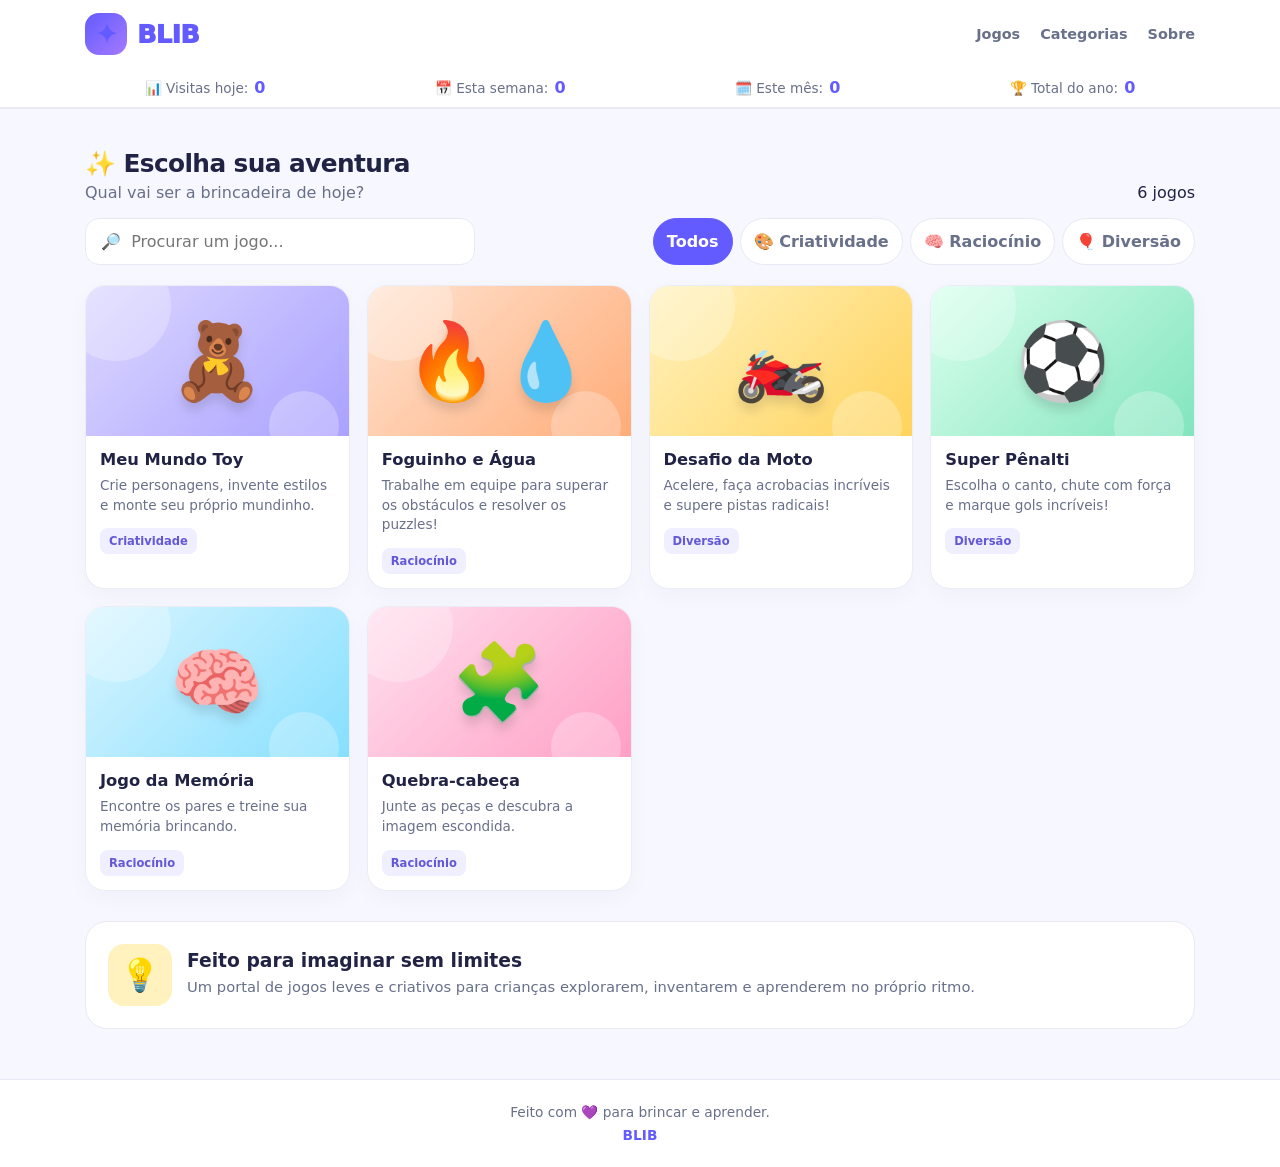
<file: index.html>
<!doctype html>
<html lang="pt-BR">
<head>
<meta charset="utf-8">
<meta name="viewport" content="width=device-width,initial-scale=1">
<meta name="theme-color" content="#635bff">
<meta name="description" content="Jogos criativos e educativos para crianças.">
<title>BLIB — Portal de Jogos</title>
<!-- Supabase CDN -->
<script src="./assets/js/vendor/supabase.min.js"></script><script src="./assets/js/blib-core.js"></script>
<style>
:root{--ink:#202344;--muted:#68708a;--purple:#635bff;--paper:#f7f7ff;--line:#e8e9f5}
*{box-sizing:border-box}body{margin:0;background:var(--paper);color:var(--ink);font-family:system-ui,-apple-system,"Segoe UI",sans-serif}a{color:inherit;text-decoration:none}button,input{font:inherit}
header{position:sticky;top:0;z-index:5;background:#ffffffed;border-bottom:1px solid var(--line);backdrop-filter:blur(10px)}nav{max-width:1150px;margin:auto;padding:13px 20px;display:flex;justify-content:space-between;align-items:center;gap:15px}.brand{font-size:1.35rem;font-weight:950;letter-spacing:-.7px;display:flex;align-items:center;gap:10px}.logo{background:linear-gradient(135deg,#635bff,#a47aff);color:white;border-radius:14px;width:42px;height:42px;display:grid;place-items:center;font-size:1.5rem}.brand span{color:var(--purple);font-size:1.6rem}.navlinks{display:flex;gap:20px;color:var(--muted);font-weight:700;font-size:.9rem}

/* Painel de Estatísticas / Visitas */
.stats-bar{background:white;border-bottom:1px solid var(--line);padding:10px 20px}.stats-container{max-width:1150px;margin:auto;display:flex;justify-content:space-around;align-items:center;flex-wrap:wrap;gap:10px;font-size:.85rem;color:var(--muted)}.stat-item{display:flex;align-items:center;gap:6px}.stat-number{font-weight:800;color:var(--purple);font-size:1rem}

main{max-width:1150px;margin:auto;padding:25px 20px 50px}.heading{display:flex;align-items:end;justify-content:space-between;gap:12px;margin:15px 0 16px}.heading h2{margin:0;font-size:1.55rem;letter-spacing:-.6px}.heading p{color:var(--muted);margin:5px 0 0}.toolbar{display:flex;justify-content:space-between;gap:12px;flex-wrap:wrap;margin-bottom:20px}.search{flex:1;min-width:220px;max-width:390px}.search input{width:100%;padding:13px 15px;border:1px solid var(--line);border-radius:14px;background:white;outline:none}.search input:focus{border-color:var(--purple);box-shadow:0 0 0 3px #635bff20}.filters{display:flex;gap:7px;flex-wrap:wrap}.filter{background:white;border:1px solid var(--line);border-radius:99px;padding:10px 13px;color:var(--muted);font-weight:800;cursor:pointer}.filter.active,.filter:hover{background:var(--purple);color:white;border-color:var(--purple)}
.games{display:grid;grid-template-columns:repeat(4,minmax(0,1fr));gap:17px}.card{display:block;border:1px solid #ececf7;background:white;border-radius:20px;overflow:hidden;box-shadow:0 7px 22px #292b5808;transition:transform .18s,box-shadow .18s;cursor:pointer}.card:hover{transform:translateY(-4px);box-shadow:0 12px 30px #292b5817}.card.disabled{cursor:default}.art{height:150px;display:grid;place-items:center;position:relative;overflow:hidden}.art:before,.art:after{content:"";position:absolute;border-radius:50%;background:#ffffff40}.art:before{width:110px;height:110px;left:-25px;top:-35px}.art:after{width:70px;height:70px;right:10px;bottom:-25px}.emoji{position:relative;z-index:1;font-size:4.7rem;filter:drop-shadow(0 8px 5px #2222);transition:transform .2s}.card:hover .emoji{transform:scale(1.08) rotate(-4deg)}.purple{background:linear-gradient(135deg,#dcd8ff,#aaa1ff)}.pink{background:linear-gradient(135deg,#ffe0ed,#ff9fc5)}.blue{background:linear-gradient(135deg,#d9f5ff,#86dfff)}.yellow{background:linear-gradient(135deg,#fff2bf,#ffd35c)}.green{background:linear-gradient(135deg,#d9ffed,#82e5bd)}.orange{background:linear-gradient(135deg,#ffe4d2,#ffac78)}.info{padding:14px}.info h3{margin:0 0 7px;font-size:1.02rem}.info p{margin:0;color:var(--muted);font-size:.85rem;line-height:1.45;min-height:38px}.bottom{display:flex;align-items:center;justify-content:space-between;gap:8px;margin-top:13px}.tag{font-size:.72rem;font-weight:850;color:#6258d8;background:#f0efff;padding:6px 9px;border-radius:8px}.badge-soon{font-size:.72rem;font-weight:800;color:#7b8298;background:#f0f1f7;padding:6px 9px;border-radius:8px}.card[hidden]{display:none}.empty{display:none;text-align:center;padding:35px;color:var(--muted)}
.note{margin-top:30px;padding:22px;border:1px solid var(--line);border-radius:22px;background:white;display:flex;align-items:center;gap:15px}.noteicon{font-size:2rem;background:#fff2bf;border-radius:16px;padding:12px}.note h3{margin:0 0 5px}.note p{margin:0;color:var(--muted);line-height:1.5;font-size:.92rem}footer{text-align:center;background:white;border-top:1px solid var(--line);padding:24px 16px;color:var(--muted);font-size:.86rem}footer strong{color:var(--purple)}.toast{position:fixed;bottom:20px;left:50%;transform:translate(-50%,15px);opacity:0;pointer-events:none;background:#242544;color:white;padding:13px 17px;border-radius:13px;z-index:9;transition:.2s}.toast.show{opacity:1;transform:translate(-50%,0)}
@media(max-width:850px){.games{grid-template-columns:repeat(3,minmax(0,1fr))}}@media(max-width:600px){nav{padding:11px 14px}.navlinks{gap:10px}.navlinks a:not(:last-child){display:none}main{padding:20px 13px 38px}.games{grid-template-columns:repeat(2,minmax(0,1fr));gap:11px}.art{height:125px}.emoji{font-size:3.8rem}.info{padding:11px}.heading h2{font-size:1.3rem}.note{align-items:flex-start;flex-wrap:wrap}.stats-container{justify-content:grid;grid-template-columns:1fr 1fr}}@media(prefers-reduced-motion:reduce){*{scroll-behavior:auto!important;transition:none!important}}
</style>
</head>
<body>
<header>
  <nav><a class="brand" href="#"><span class="logo">✦</span><span>BLIB</span></a><div class="navlinks"><a href="#jogos">Jogos</a><a href="#categorias">Categorias</a><a href="#sobre">Sobre</a></div></nav>
  <div class="stats-bar">
    <div class="stats-container">
      <div class="stat-item">📊 Visitas hoje: <span id="v-hoje" class="stat-number">...</span></div>
      <div class="stat-item">📅 Esta semana: <span id="v-semana" class="stat-number">...</span></div>
      <div class="stat-item">🗓️ Este mês: <span id="v-mes" class="stat-number">...</span></div>
      <div class="stat-item">🏆 Total do ano: <span id="v-ano" class="stat-number">...</span></div>
    </div>
  </div>
</header>
<main>
<section id="jogos"><div class="heading"><div><h2>✨ Escolha sua aventura</h2><p>Qual vai ser a brincadeira de hoje?</p></div><span id="count">6 jogos</span></div>
<div class="toolbar" id="categorias"><label class="search"><input id="search" type="search" placeholder="🔎  Procurar um jogo..." aria-label="Procurar um jogo"></label><div class="filters"><button class="filter active" data-filter="Todos">Todos</button><button class="filter" data-filter="Criatividade">🎨 Criatividade</button><button class="filter" data-filter="Raciocínio">🧠 Raciocínio</button><button class="filter" data-filter="Diversão">🎈 Diversão</button></div></div>
<div class="games" id="grid"></div><div class="empty" id="empty">🤔 Não encontramos jogos com esse nome. Tente outra busca!</div></section>
<section class="note" id="sobre"><div class="noteicon">💡</div><div><h3>Feito para imaginar sem limites</h3><p>Um portal de jogos leves e criativos para crianças explorarem, inventarem e aprenderem no próprio ritmo.</p></div></section>
</main>
<footer><div>Feito com 💜 para brincar e aprender.</div><div style="margin-top:7px"><strong>BLIB</strong></div></footer>
<div class="toast" id="toast" role="status" aria-live="polite"></div>
<script>
// Lista de jogos
const games=[
  {title:"Meu Mundo Toy",description:"Crie personagens, invente estilos e monte seu próprio mundinho.",category:"Criatividade",emoji:"🧸",art:"purple",url:"https://meu-mundo-toy.vercel.app/"},
  {title:"Foguinho e Água",description:"Trabalhe em equipe para superar os obstáculos e resolver os puzzles!",category:"Raciocínio",emoji:"🔥💧",art:"orange",url:"./games/foguinho-e-agua/"},
  {title:"Desafio da Moto",description:"Acelere, faça acrobacias incríveis e supere pistas radicais!",category:"Diversão",emoji:"🏍️",art:"yellow",url:"./games/moto/"},
  {title:"Super Pênalti",description:"Escolha o canto, chute com força e marque gols incríveis!",category:"Diversão",emoji:"⚽",art:"green",url:"./games/penalty/"},
  {title:"Jogo da Memória",description:"Encontre os pares e treine sua memória brincando.",category:"Raciocínio",emoji:"🧠",art:"blue",url:"./games/memoria/"},
  {title:"Quebra-cabeça",description:"Junte as peças e descubra a imagem escondida.",category:"Raciocínio",emoji:"🧩",art:"pink",url:"./games/quebra-cabeca/"}
];

const grid=document.querySelector("#grid"),search=document.querySelector("#search"),empty=document.querySelector("#empty"),count=document.querySelector("#count"),toast=document.querySelector("#toast");let filter="Todos",timer;
function esc(s){return String(s).replace(/[&<>"']/g,c=>({"&":"&amp;","<":"&lt;",">":"&gt;",'"':"&quot;","'":"&#39;"}[c]))}

function render(){
  const q=search.value.trim().toLocaleLowerCase("pt-BR");
  const list=games.filter(g=>(filter==="Todos"||g.category===filter)&&(g.title+" "+g.description+" "+g.category).toLocaleLowerCase("pt-BR").includes(q));
  
  grid.innerHTML=list.map(g=>{
    if(g.url){
      // adicionado para TODOS os jogos abrirem em nova guia
      return `<a class="card" href="${esc(g.url)}" aria-label="Jogar ${esc(g.title)}">
        <div class="art ${esc(g.art)}"><span class="emoji" aria-hidden="true">${esc(g.emoji)}</span></div>
        <div class="info">
          <h3>${esc(g.title)}</h3>
          <p>${esc(g.description)}</p>
          <div class="bottom"><span class="tag">${esc(g.category)}</span></div>
        </div>
      </a>`;
    }else{
      return `<div class="card disabled" data-soon="${esc(g.title)}" role="button" tabindex="0" aria-label="${esc(g.title)} em breve">
        <div class="art ${esc(g.art)}"><span class="emoji" aria-hidden="true">${esc(g.emoji)}</span></div>
        <div class="info">
          <h3>${esc(g.title)}</h3>
          <p>${esc(g.description)}</p>
          <div class="bottom"><span class="tag">${esc(g.category)}</span><span class="badge-soon">Em breve</span></div>
        </div>
      </div>`;
    }
  }).join("");
  
  count.textContent=`${list.length} ${list.length===1?"jogo":"jogos"}`;
  empty.style.display=list.length?"none":"block";
  grid.style.display=list.length?"grid":"none";
  
  grid.querySelectorAll("[data-soon]").forEach(b=>b.addEventListener("click",()=>notify(`${b.dataset.soon}: estamos preparando essa brincadeira!`)));
}
function notify(s){toast.textContent=s;toast.classList.add("show");clearTimeout(timer);timer=setTimeout(()=>toast.classList.remove("show"),2500)}
document.querySelectorAll(".filter").forEach(b=>b.addEventListener("click",()=>{filter=b.dataset.filter;document.querySelectorAll(".filter").forEach(x=>x.classList.toggle("active",x===b));render()}));search.addEventListener("input",render);render();

// --- INTEGRACÃO COM SUPABASE PARA CONTADOR DE VISITAS ---
const SUPABASE_URL = "https://lvfhxcmnqylioalsluvy.supabase.co";
const SUPABASE_KEY = "sb_publishable_gZ4FF1BgIlhIzK1b4y91bQ_YPw9WfXN";
const _supabase = BLIB.sb || supabase.createClient(SUPABASE_URL, SUPABASE_KEY);

async function registrarECarregarVisitas() {
  try {
    // 1. Registrar a visita atual
    const hoje=new Date().toISOString().slice(0,10);if(localStorage.getItem('blib_visita_dia')!==hoje){await _supabase.from('blib_visitas').insert([{}]);localStorage.setItem('blib_visita_dia',hoje)}

    // 2. Calcular datas limites
    const agora = new Date();
    
    // Hoje
    const inicioHoje = new Date(agora.getFullYear(), agora.getMonth(), agora.getDate()).toISOString();
    
    // Esta semana (segunda-feira)
    const diaSemana = agora.getDay() || 7; // Trata Domingo como 7
    const inicioSemana = new Date(agora.getFullYear(), agora.getMonth(), agora.getDate() - diaSemana + 1).toISOString();
    
    // Este mês
    const inicioMes = new Date(agora.getFullYear(), agora.getMonth(), 1).toISOString();
    
    // Este ano
    const inicioAno = new Date(agora.getFullYear(), 0, 1).toISOString();

    // 3. Consultar contagens no Supabase
    const [resHoje, resSemana, resMes, resAno] = await Promise.all([
      _supabase.from('blib_visitas').select('*', { count: 'exact', head: true }).gte('criado_em', inicioHoje),
      _supabase.from('blib_visitas').select('*', { count: 'exact', head: true }).gte('criado_em', inicioSemana),
      _supabase.from('blib_visitas').select('*', { count: 'exact', head: true }).gte('criado_em', inicioMes),
      _supabase.from('blib_visitas').select('*', { count: 'exact', head: true }).gte('criado_em', inicioAno)
    ]);

    // 4. Exibir os resultados na tela
    document.getElementById('v-hoje').textContent = resHoje.count || 0;
    document.getElementById('v-semana').textContent = resSemana.count || 0;
    document.getElementById('v-mes').textContent = resMes.count || 0;
    document.getElementById('v-ano').textContent = resAno.count || 0;

  } catch (err) {
    console.error("Erro ao carregar visitas:", err);
  }
}

registrarECarregarVisitas();
</script>
</body>
</html>
</file>
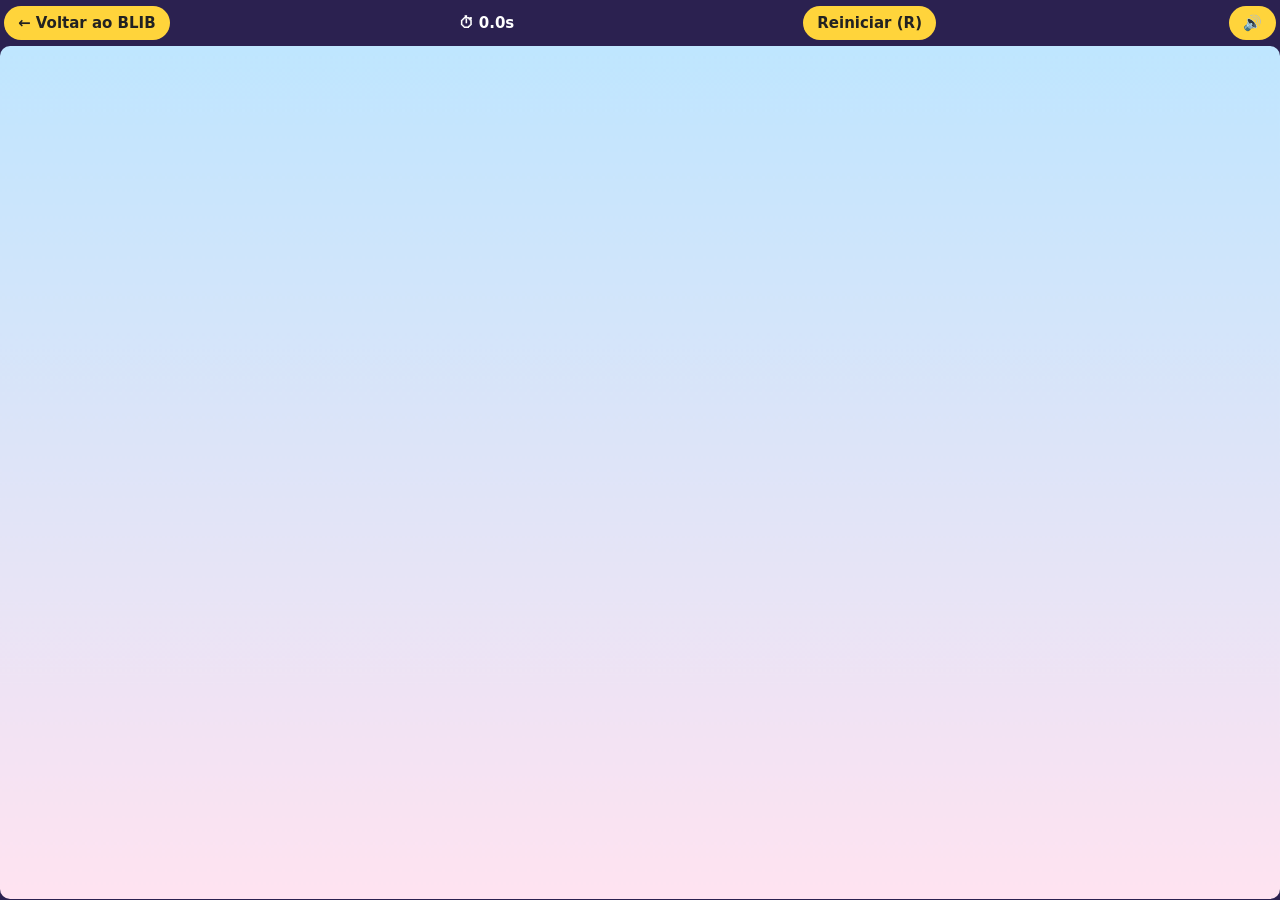
<file: games/foguinho-e-agua/index.html>
<!DOCTYPE html><html lang="pt-BR"><head><meta charset="utf-8"><meta name="viewport" content="width=device-width,initial-scale=1"><title>Foguinho e Água - BLIB</title>
<link rel="stylesheet" href="../../assets/css/blib.css">
<style>:root{--ratio:1.5;--bg:#2b2150;--box:#3b2e6e}</style></head><body>
<div id="w"><div id="bar"><a class="b" href="../../index.html">← Voltar ao BLIB</a><span id="tm">⏱ 0.0s</span><button class="b" id="rs">Reiniciar (R)</button></div><canvas id="c" width="960" height="640"></canvas></div>
<script src="../../assets/js/vendor/supabase.min.js"></script><script src="../../assets/js/blib-core.js"></script><script src="game.js"></script>
</body></html>
</file>
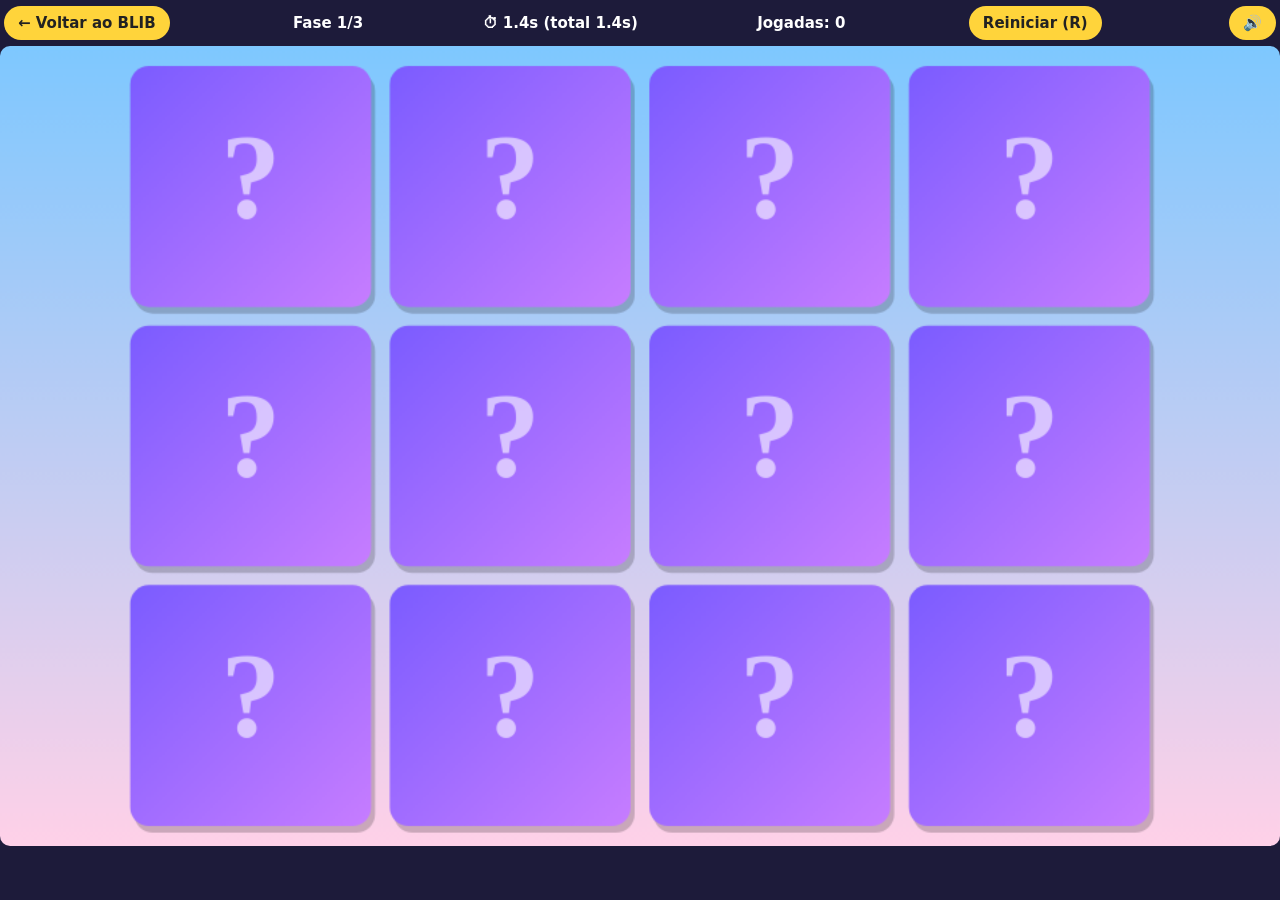
<file: games/memoria/index.html>
<!DOCTYPE html><html lang="pt-BR"><head><meta charset="utf-8"><meta name="viewport" content="width=device-width,initial-scale=1"><title>Jogo da Memória - BLIB</title>
<link rel="stylesheet" href="../../assets/css/blib.css">
<style>:root{--ratio:1.6;--bg:#1d1b3a;--box:#2b2862}canvas{cursor:pointer}</style></head><body>
<div id="w"><div id="bar"><a class="b" href="../../index.html">← Voltar ao BLIB</a><span id="lv"></span><span id="tm"></span><span id="mv"></span><button class="b" id="rs">Reiniciar (R)</button></div><canvas id="c" width="960" height="600"></canvas></div>
<script src="../../assets/js/vendor/supabase.min.js"></script><script src="../../assets/js/blib-core.js"></script><script src="game.js"></script>
</body></html>
</file>
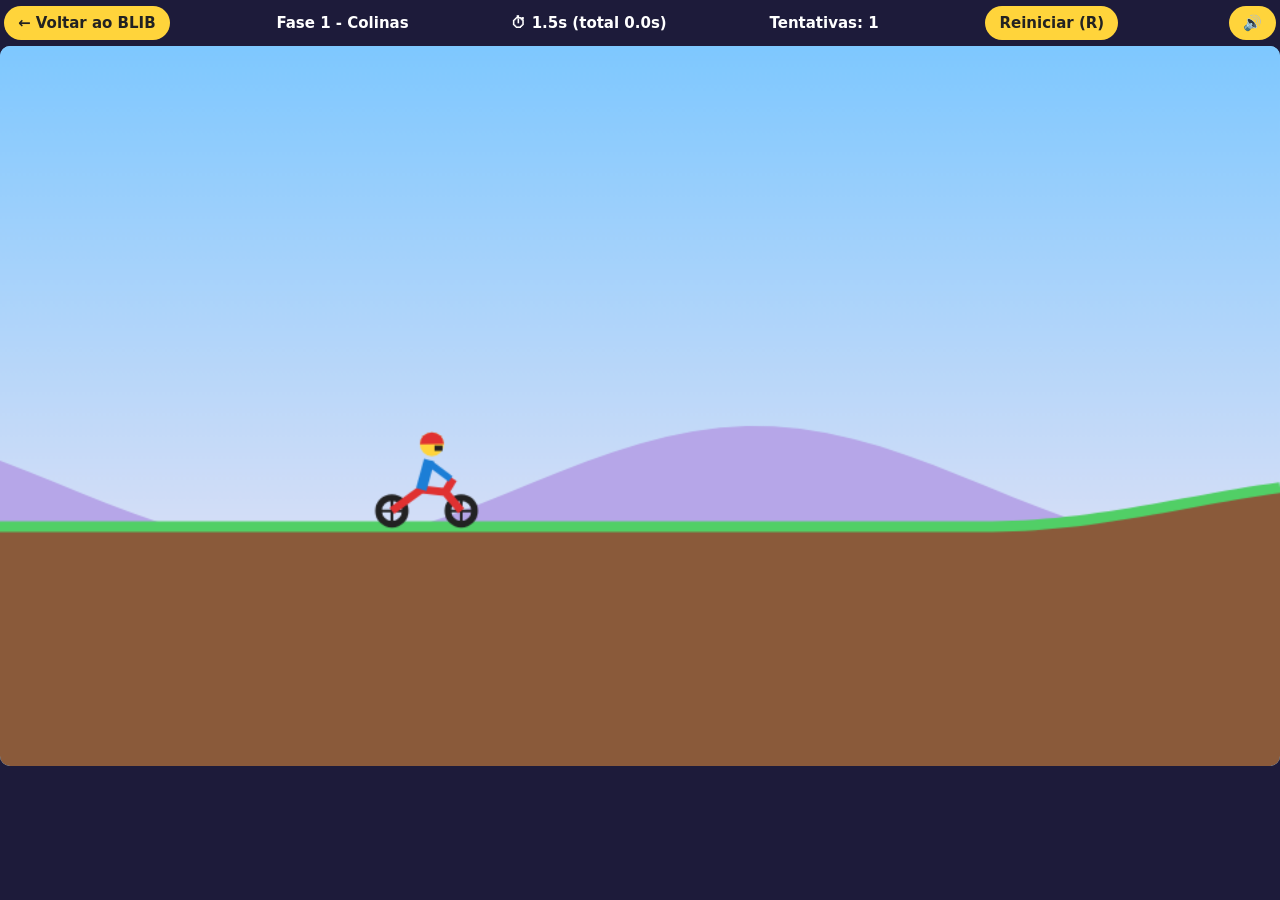
<file: games/moto/index.html>
<!DOCTYPE html><html lang="pt-BR"><head><meta charset="utf-8"><meta name="viewport" content="width=device-width,initial-scale=1"><title>Desafio da Moto - BLIB</title>
<link rel="stylesheet" href="../../assets/css/blib.css">
<style>:root{--ratio:1.7778;--bg:#1d1b3a;--box:#2b2862}canvas{background:#8fd3ff}</style></head><body>
<div id="w"><div id="bar"><a class="b" href="../../index.html">← Voltar ao BLIB</a><span id="lv"></span><span id="tm"></span><span id="at"></span><button class="b" id="rs">Reiniciar (R)</button></div><canvas id="c" width="960" height="540"></canvas></div>
<script src="../../assets/js/vendor/supabase.min.js"></script><script src="../../assets/js/blib-core.js"></script><script src="game.js"></script>
</body></html>
</file>
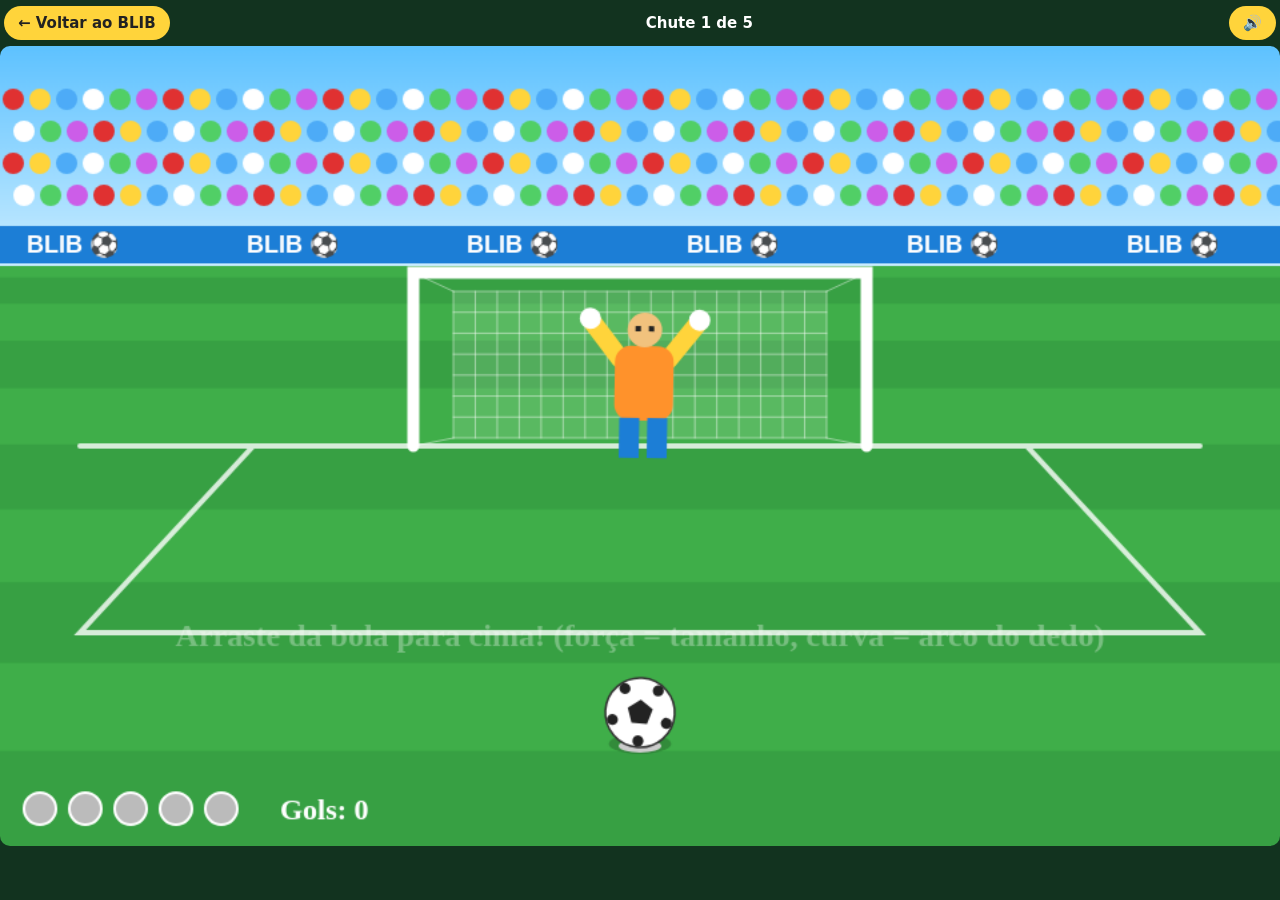
<file: games/penalty/index.html>
<!DOCTYPE html><html lang="pt-BR"><head><meta charset="utf-8"><meta name="viewport" content="width=device-width,initial-scale=1"><title>Super Pênalti - BLIB</title>
<link rel="stylesheet" href="../../assets/css/blib.css">
<style>:root{--ratio:1.6;--bg:#12331f;--box:#1f5a34}canvas{cursor:crosshair}</style></head><body>
<div id="w"><div id="bar"><a class="b" href="../../index.html">← Voltar ao BLIB</a><span id="inf"></span></div><canvas id="c" width="960" height="600"></canvas></div>
<script src="../../assets/js/vendor/supabase.min.js"></script><script src="../../assets/js/blib-core.js"></script><script src="game.js"></script>
</body></html>
</file>
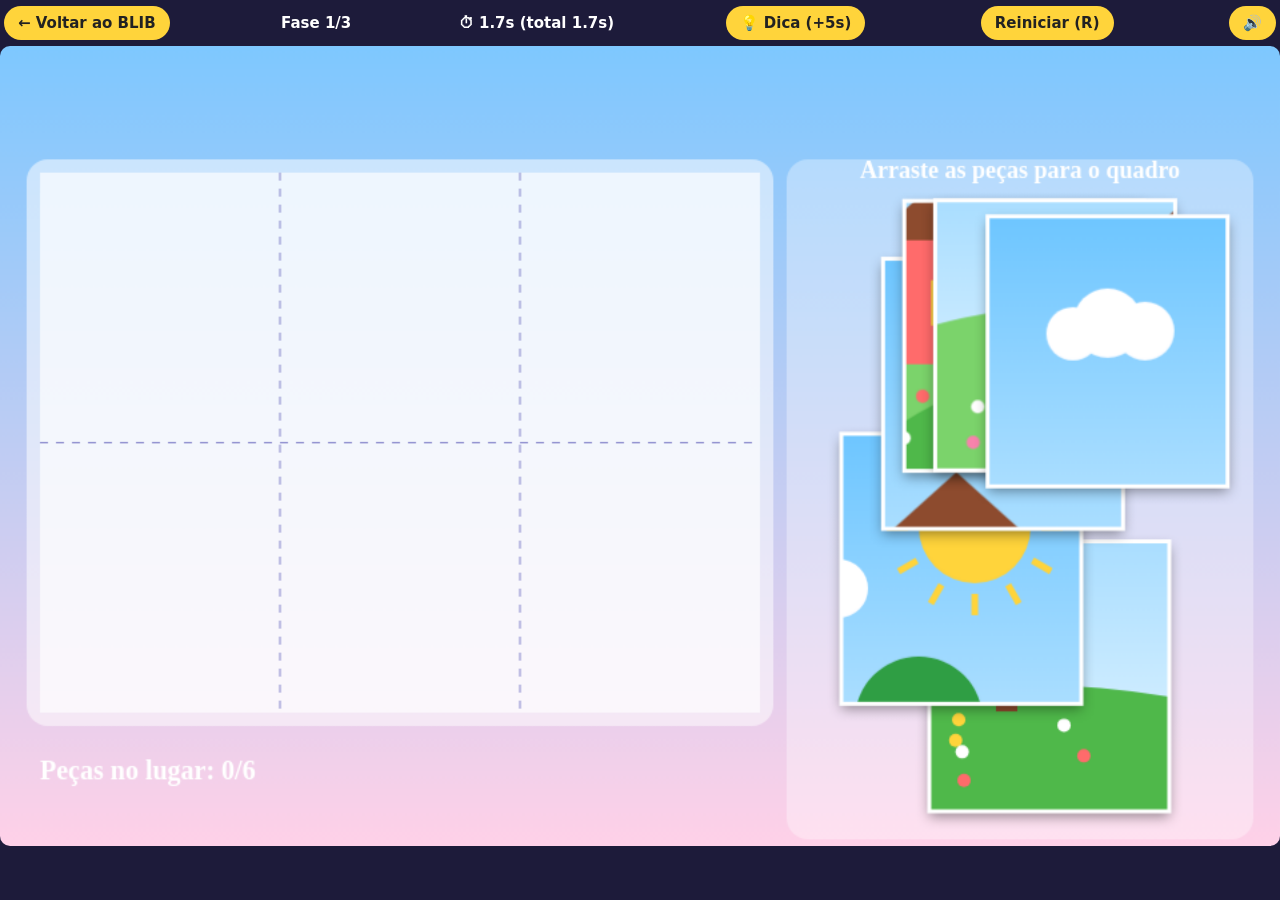
<file: games/quebra-cabeca/index.html>
<!DOCTYPE html><html lang="pt-BR"><head><meta charset="utf-8"><meta name="viewport" content="width=device-width,initial-scale=1"><title>Quebra-cabeça - BLIB</title>
<link rel="stylesheet" href="../../assets/css/blib.css">
<style>:root{--ratio:1.6;--bg:#1d1b3a;--box:#2b2862}</style></head><body>
<div id="w"><div id="bar"><a class="b" href="../../index.html">← Voltar ao BLIB</a><span id="lv"></span><span id="tm"></span><button class="b" id="hn">💡 Dica (+5s)</button><button class="b" id="rs">Reiniciar (R)</button></div><canvas id="c" width="960" height="600"></canvas></div>
<script src="../../assets/js/vendor/supabase.min.js"></script><script src="../../assets/js/blib-core.js"></script><script src="game.js"></script>
</body></html>
</file>
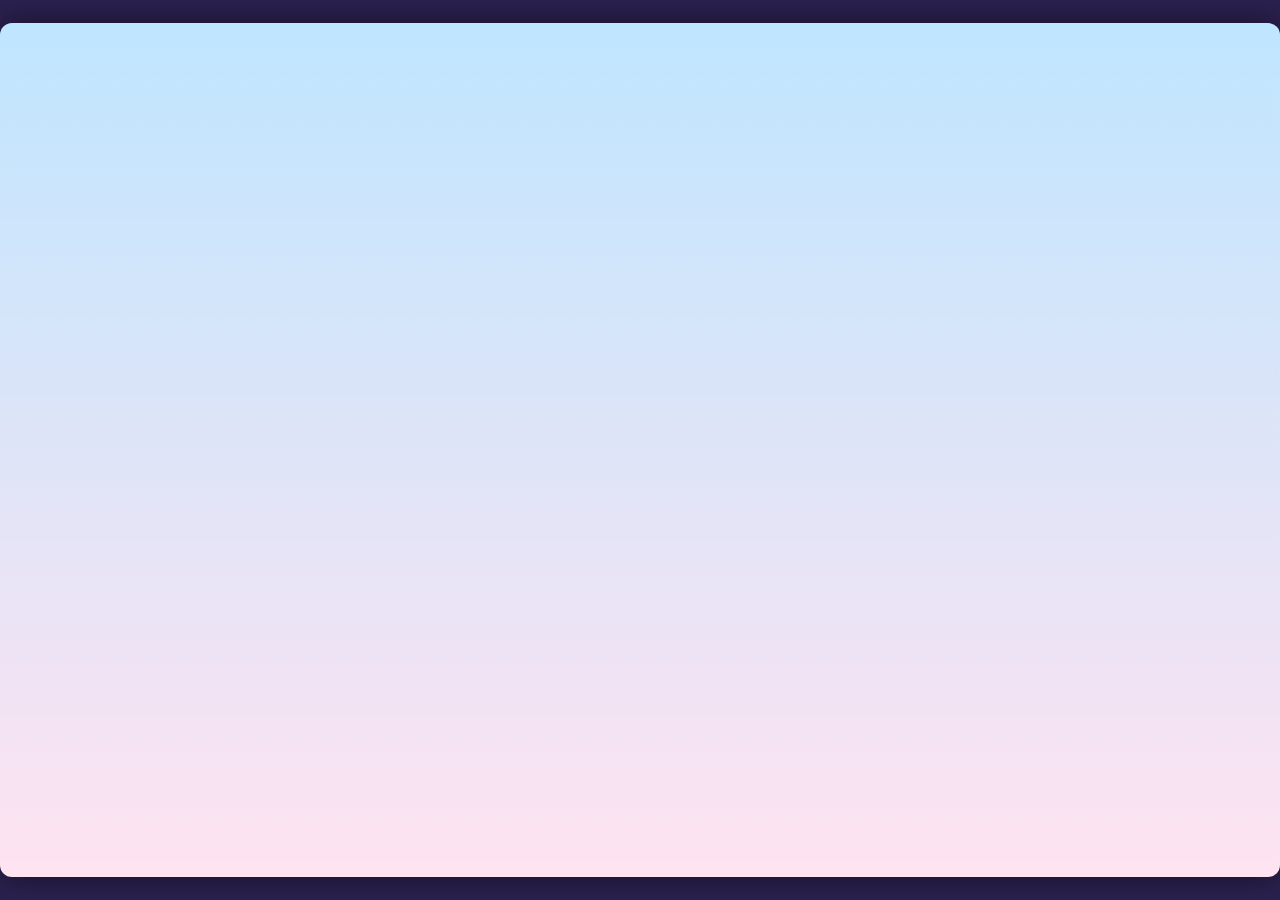
<file: fogoeagua.html>
<!DOCTYPE html><html lang="pt-BR"><head><meta charset="utf-8"><meta name="viewport" content="width=device-width,initial-scale=1"><title>Foguinho e Água</title>
<style>html,body{margin:0;height:100%;background:#2b2150;display:flex;align-items:center;justify-content:center;overflow:hidden}canvas{width:min(100vw,calc(100vh*1.5));height:auto;aspect-ratio:3/2;border-radius:12px;box-shadow:0 0 30px #0008}</style></head>
<body><canvas id="c" width="960" height="640"></canvas>
<script>
const cv=document.getElementById('c'),x=cv.getContext('2d'),T=32,K={f:{l:'KeyA',r:'KeyD',u:'KeyW'},w:{l:'ArrowLeft',r:'ArrowRight',u:'ArrowUp'}};
if(!x.roundRect)x.roundRect=function(a,b,w,h){this.rect(a,b,w,h)};
// Níveis: h(linha,colIni,colFim,tipo)  # parede  F fogo  W água  G lama  r rubi  d diamante  f/w portas  B botão  D porta  1/2 início
function mk(f){const g=Array.from({length:20},(_,r)=>Array.from({length:30},(_,c)=>r==0||r==19||c==0||c==29?'#':'.'));f((r,a,b,ch)=>{for(let i=a;i<=b;i++)g[r][i]=ch});return g}
const LV=[
mk(h=>{h(18,1,28,'#');h(18,10,12,'F');h(18,15,17,'W');h(15,19,24,'#');h(12,22,28,'#');h(17,2,2,'1');h(17,3,3,'2');
 h(16,11,11,'r');h(16,16,16,'d');h(14,21,21,'r');h(14,23,23,'d');h(11,23,23,'r');h(11,24,24,'d');h(11,27,27,'f');h(11,25,25,'w')}),
mk(h=>{h(18,1,28,'#');for(let r=1;r<18;r++)h(r,14,14,'#');h(14,14,14,'D');h(15,14,14,'D');h(16,14,14,'D');h(17,14,14,'D');
 h(18,9,10,'F');h(18,18,19,'W');h(18,22,23,'F');h(17,6,6,'B');h(17,20,20,'B');h(17,2,2,'1');h(17,3,3,'2');
 h(16,9,9,'r');h(16,18,18,'d');h(16,22,22,'r');h(16,19,19,'d');h(17,26,26,'f');h(17,28,28,'w')}),
mk(h=>{h(18,1,28,'#');h(18,8,9,'F');h(18,12,14,'G');h(18,17,18,'W');h(15,21,28,'#');h(12,13,19,'#');h(9,2,12,'#');
 for(let r=1;r<9;r++)h(r,16,16,'#');h(9,16,16,'D');h(10,16,16,'D');h(11,16,16,'D');
 h(17,5,5,'B');h(8,9,9,'B');h(17,2,2,'1');h(17,3,3,'2');h(8,3,3,'f');h(8,5,5,'w');
 h(16,9,9,'r');h(16,18,18,'d');h(11,14,14,'r');h(11,18,18,'d');h(8,7,7,'r');h(8,11,11,'d')})];
const HZ={F:['#ff4d1a','#ffb347'],W:['#1f8fff','#8fd3ff'],G:['#3f7d22','#8bd04a']},bad=(t,k)=>k=='G'||(t=='f'?k=='W':k=='F');
let lv=0,M,P,op=0,gem,tot,state='menu',timer=0,msg='',tm=0;const down={};
function load(n){lv=n;M=LV[n].map(r=>r.slice());P=[];gem={r:0,d:0};tot={r:0,d:0};
 M.forEach((row,r)=>row.forEach((ch,c)=>{if(ch=='1'||ch=='2'){const t=ch=='1'?'f':'w';P.push({t,k:K[t],x:c*T+5,y:r*T+4,w:22,h:28,vx:0,vy:0,g:0,e:0});M[r][c]='.'}if(ch=='r')tot.r++;if(ch=='d')tot.d++}));state='play';msg=''}
const solid=(c,r)=>{if(c<0||r<0||c>=30||r>=20)return 1;const k=M[r][c];return '#FWG'.includes(k)||(k=='D'&&!op)};
function mv(p,dx,dy){p.x+=dx;p.y+=dy;const x0=Math.floor(p.x/T),x1=Math.floor((p.x+p.w-.01)/T),y0=Math.floor(p.y/T),y1=Math.floor((p.y+p.h-.01)/T);
 for(let r=y0;r<=y1;r++)for(let c=x0;c<=x1;c++)if(solid(c,r)){if(dx>0)p.x=c*T-p.w;else if(dx<0)p.x=(c+1)*T;if(dy>0){p.y=r*T-p.h;p.vy=0;p.g=1}else if(dy<0){p.y=(r+1)*T;p.vy=0}return}}
function at(p,f,ex=0){for(let r=Math.floor(p.y/T);r<=Math.floor((p.y+p.h-.01+ex)/T);r++)for(let c=Math.floor(p.x/T);c<=Math.floor((p.x+p.w-.01)/T);c++){const k=M[r]&&M[r][c];if(k&&f(k,r,c))return k}return ''}
function step(){tm++;
 if(state=='dead'){if(--timer<=0)load(lv);return}
 if(state=='win'){if(--timer<=0){lv<LV.length-1?load(lv+1):state='end'}return}
 if(state!='play')return;
 op=P.some(p=>at(p,k=>k=='B'||k=='D'))?1:0;
 for(const p of P){p.vx=((down[p.k.r]?1:0)-(down[p.k.l]?1:0))*3.2;if(down[p.k.u]&&p.g){p.vy=-11;p.g=0}
  p.vy=Math.min(p.vy+.5,12);p.g=0;mv(p,p.vx,0);mv(p,0,p.vy);
  at(p,(k,r,c)=>{const q=p.t=='f'?'r':'d';if(k==q){M[r][c]='.';gem[q]++}return 0});
  if(at(p,k=>'FWG'.includes(k)&&bad(p.t,k),1)){state='dead';timer=60;msg=(p.t=='f'?'O Foguinho':'A Água')+' não pode tocar nisso! Reiniciando...';return}
  p.e=at(p,(k,r,c)=>k==(p.t=='f'?'f':'w')&&Math.abs(c*T+16-(p.x+p.w/2))<14)?1:0}
 if(P.every(p=>p.e)){state='win';timer=110}}
function rr(a,b,w,h,r,f){x.fillStyle=f;x.beginPath();x.roundRect(a,b,w,h,r);x.fill()}
function txt(s,X,Y,sz,c,al='center'){x.font='bold '+sz+'px "Trebuchet MS",sans-serif';x.textAlign=al;x.fillStyle=c;x.fillText(s,X,Y)}
function draw(){const g=x.createLinearGradient(0,0,0,640);g.addColorStop(0,'#bfe6ff');g.addColorStop(1,'#ffe3f1');x.fillStyle=g;x.fillRect(0,0,960,640);
 if(!M)return;
 M.forEach((row,r)=>row.forEach((k,c)=>{const X=c*T,Y=r*T;
  if(k=='#'){rr(X,Y,T,T,6,'#7a5ea8');rr(X+2,Y+2,T-4,7,4,'#a58bd6')}
  else if(HZ[k]){rr(X,Y,T,T,4,'#5d4690');x.fillStyle=HZ[k][0];x.beginPath();x.moveTo(X,Y+T);for(let i=0;i<=T;i+=4)x.lineTo(X+i,Y+7+Math.sin((tm/10)+(X+i)/9)*2.5);x.lineTo(X+T,Y+T);x.fill();rr(X+4,Y+10,6,4,2,HZ[k][1])}
  else if(k=='D'){if(!op){rr(X+4,Y,T-8,T,4,'#f2b632');rr(X+8,Y+4,T-16,T-8,3,'#ffd978')}else rr(X+14,Y,4,T,2,'#f2b63266')}
  else if(k=='B'){const pr=op?5:0;rr(X+3,Y+T-8+pr,T-6,8-pr,3,op?'#51cf66':'#e03131')}
  else if(k=='f'||k=='w'){const f=k=='f';rr(X+1,Y-12,30,44,12,f?'#ff6a3d':'#3da5ff');rr(X+6,Y-6,20,38,9,f?'#ffd0b8':'#cfeaff');x.fillStyle=f?'#e03131':'#1c7ed6';x.beginPath();x.arc(X+16,Y+12,5,0,7);x.fill()}
  else if(k=='r'||k=='d'){const f=k=='r',yy=Y+16+Math.sin(tm/12+c)*3;x.fillStyle=f?'#e8262f':'#2aa0ff';x.beginPath();x.moveTo(X+16,yy-11);x.lineTo(X+25,yy);x.lineTo(X+16,yy+11);x.lineTo(X+7,yy);x.fill();x.fillStyle='#fff8';x.beginPath();x.moveTo(X+16,yy-8);x.lineTo(X+20,yy-1);x.lineTo(X+16,yy-2);x.fill()}}));
 for(const p of P){const f=p.t=='f',cx=p.x+11,y=p.y,col=f?'#ff6a3d':'#3da5ff';
  x.fillStyle=col;x.beginPath();if(f){x.moveTo(cx-8,y+3);x.quadraticCurveTo(cx-6,y-8,cx,y-15);x.quadraticCurveTo(cx+6,y-8,cx+8,y+3)}else{x.moveTo(cx,y-15);x.quadraticCurveTo(cx+9,y-3,cx+8,y+3);x.lineTo(cx-8,y+3);x.quadraticCurveTo(cx-9,y-3,cx,y-15)}x.fill();
  rr(p.x,y+2,22,26,9,col);rr(p.x+3,y+4,16,9,4,f?'#ffd0b8':'#cfeaff');
  x.fillStyle='#222';x.beginPath();x.arc(cx-4,y+14,2.6,0,7);x.arc(cx+4,y+14,2.6,0,7);x.fill();
  if(p.e){x.strokeStyle='#fff';x.lineWidth=3;x.strokeRect(p.x-2,y-2,26,32)}}
 x.fillStyle='#4b3a78';x.fillRect(0,0,960,T);
 txt('Nível '+(lv+1)+'/'+LV.length,16,23,18,'#fff','left');txt('Rubis: '+gem.r+'/'+tot.r,330,23,18,'#ff8a65');txt('Diamantes: '+gem.d+'/'+tot.d,520,23,18,'#8fd3ff');txt('[R] Reiniciar',944,23,16,'#fff','right');
 if(state!='play'){x.fillStyle='#000a';x.fillRect(0,200,960,230);
  if(state=='menu'){txt('Foguinho e Água',480,265,56,'#ffb347');txt('Foguinho: A / D andar, W pular   (só pisa no FOGO)',480,320,22,'#fff');txt('Água: setas ← → andar, ↑ pular   (só pisa na ÁGUA)',480,352,22,'#fff');txt('Lama verde mata os dois! Levem os dois às portas ao mesmo tempo.',480,384,20,'#d3f9d8');txt('Pressione qualquer tecla ou clique para começar',480,416,18,'#ffd978')}
  else if(state=='dead'){txt('Ops!',480,290,50,'#ff8a65');txt(msg,480,350,22,'#fff')}
  else if(state=='win'){txt('Fase concluída! 🎉',480,310,46,'#8ce99a');txt('Rubis '+gem.r+'/'+tot.r+'  Diamantes '+gem.d+'/'+tot.d,480,360,24,'#fff')}
  else{txt('Parabéns! Vocês venceram! 🏆',480,310,44,'#ffd43b');txt('Pressione R para jogar de novo',480,360,22,'#fff')}}}
addEventListener('keydown',e=>{if(e.code.startsWith('Arrow')||e.code=='Space')e.preventDefault();down[e.code]=1;
 if(state=='menu'){load(0);return}if(e.code=='KeyR')load(state=='end'?0:lv)});
addEventListener('keyup',e=>down[e.code]=0);cv.addEventListener('pointerdown',()=>{if(state=='menu')load(0)});
addEventListener('blur',()=>{for(const k in down)down[k]=0});
let last=0,acc=0;function loop(t){acc+=Math.min(t-last,100);last=t;while(acc>=16.667){step();acc-=16.667}draw();requestAnimationFrame(loop)}requestAnimationFrame(t=>{last=t;loop(t)});
</script></body></html>
</file>
<file: assets/css/blib.css>
/* BLIB - estilo compartilhado dos jogos. Cada jogo pode ajustar: --bg, --box, --ratio */
:root{--bg:#1d1b3a;--box:#2b2862;--ratio:1.6;--amarelo:#ffd43b}
html,body{margin:0;height:100%;background:var(--bg);font-family:'Trebuchet MS','Segoe UI',system-ui,sans-serif;color:#fff;overflow:hidden}
#w{width:min(100vw,calc((100vh - 46px)*var(--ratio)));margin:0 auto}
#bar{display:flex;gap:8px;align-items:center;justify-content:space-between;height:46px;font-weight:bold;font-size:15px;white-space:nowrap;overflow-x:auto}
.b{background:var(--amarelo);color:#222;border:0;border-radius:18px;padding:8px 14px;font:inherit;text-decoration:none;cursor:pointer;display:inline-block;margin:4px}
.b:hover{filter:brightness(1.08)}.b:disabled{opacity:.5}
canvas{width:100%;display:block;border-radius:10px;touch-action:none}
#blib-ov{position:fixed;inset:0;background:#000b;display:none;align-items:center;justify-content:center;z-index:50}#blib-ov.on{display:flex}
.bx{background:var(--box);border-radius:20px;padding:20px;width:min(92vw,420px);text-align:center;max-height:92vh;overflow:auto}
.bx input{font:inherit;font-size:20px;padding:10px;border-radius:12px;border:0;width:80%;text-align:center;margin:8px 0}
.bx ol{text-align:left;font-size:18px;padding-left:34px}
@media (prefers-reduced-motion:reduce){*{transition:none!important}}
</file>
